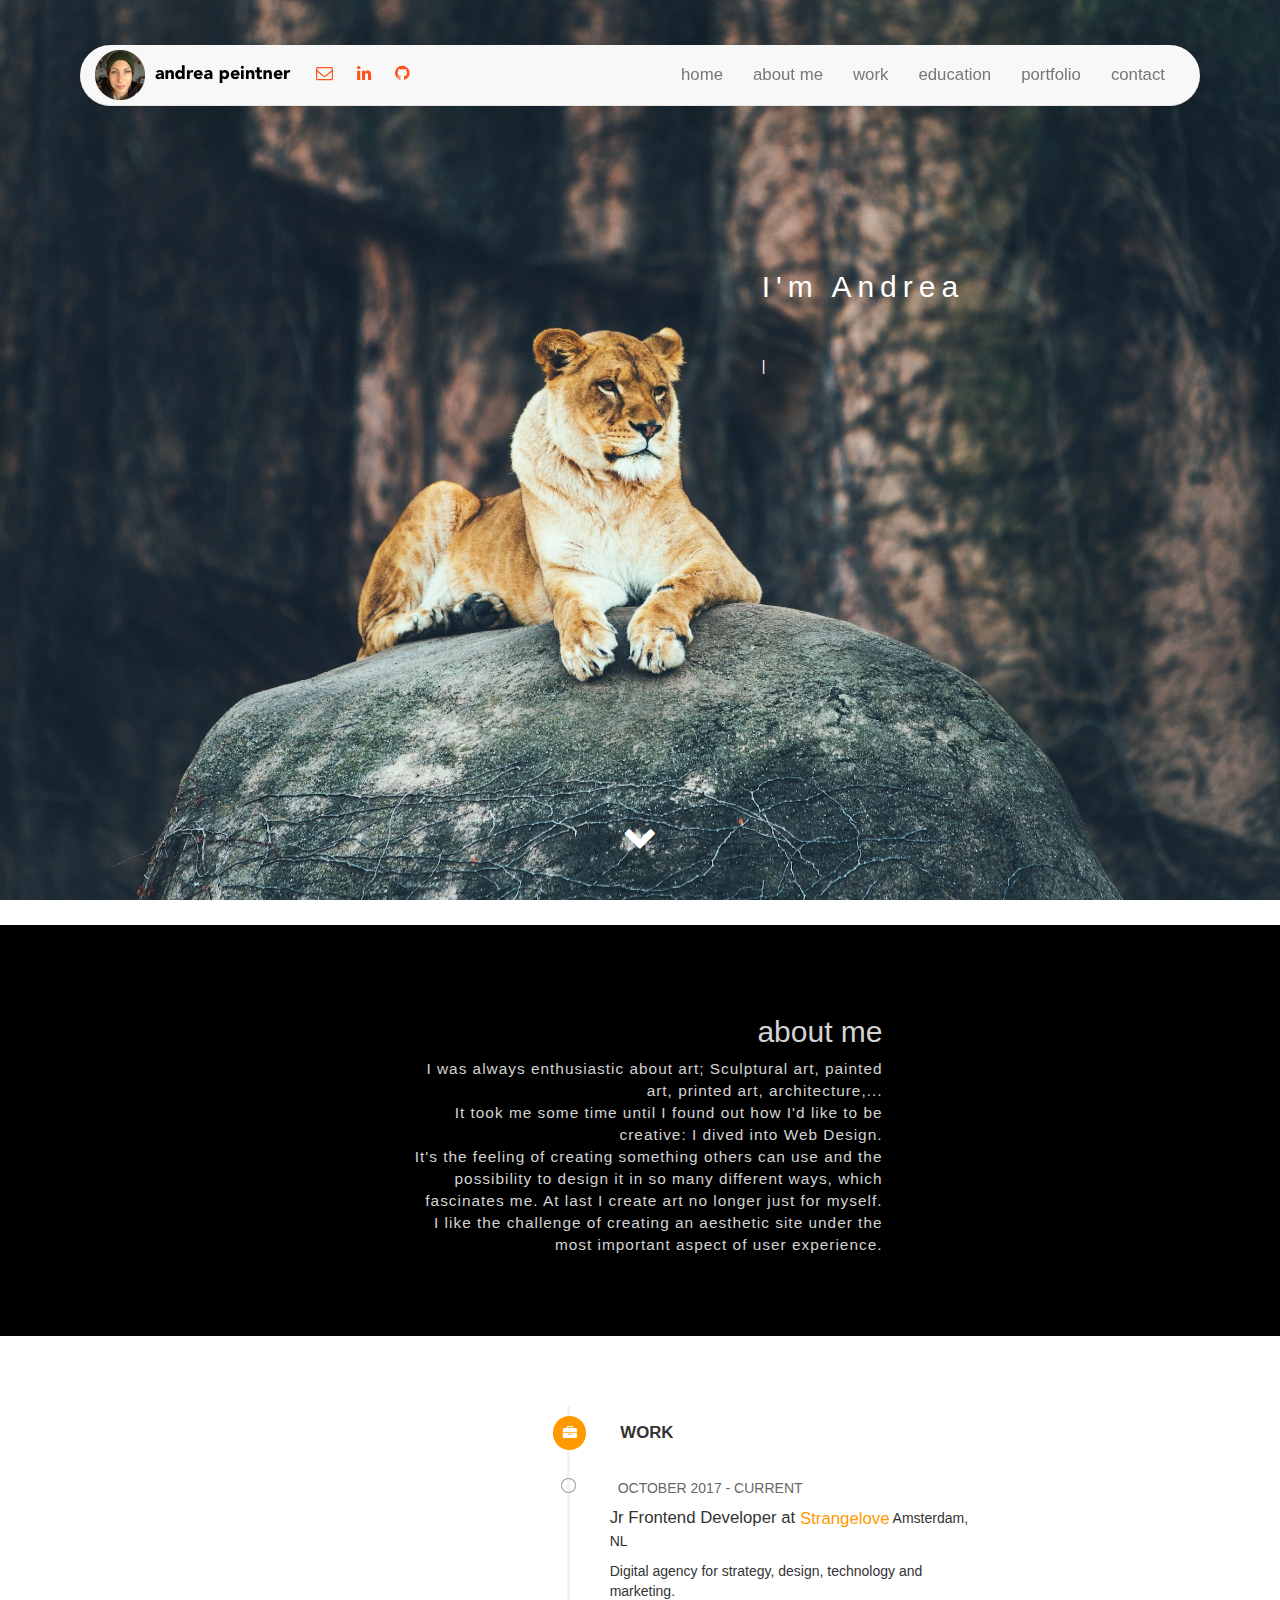
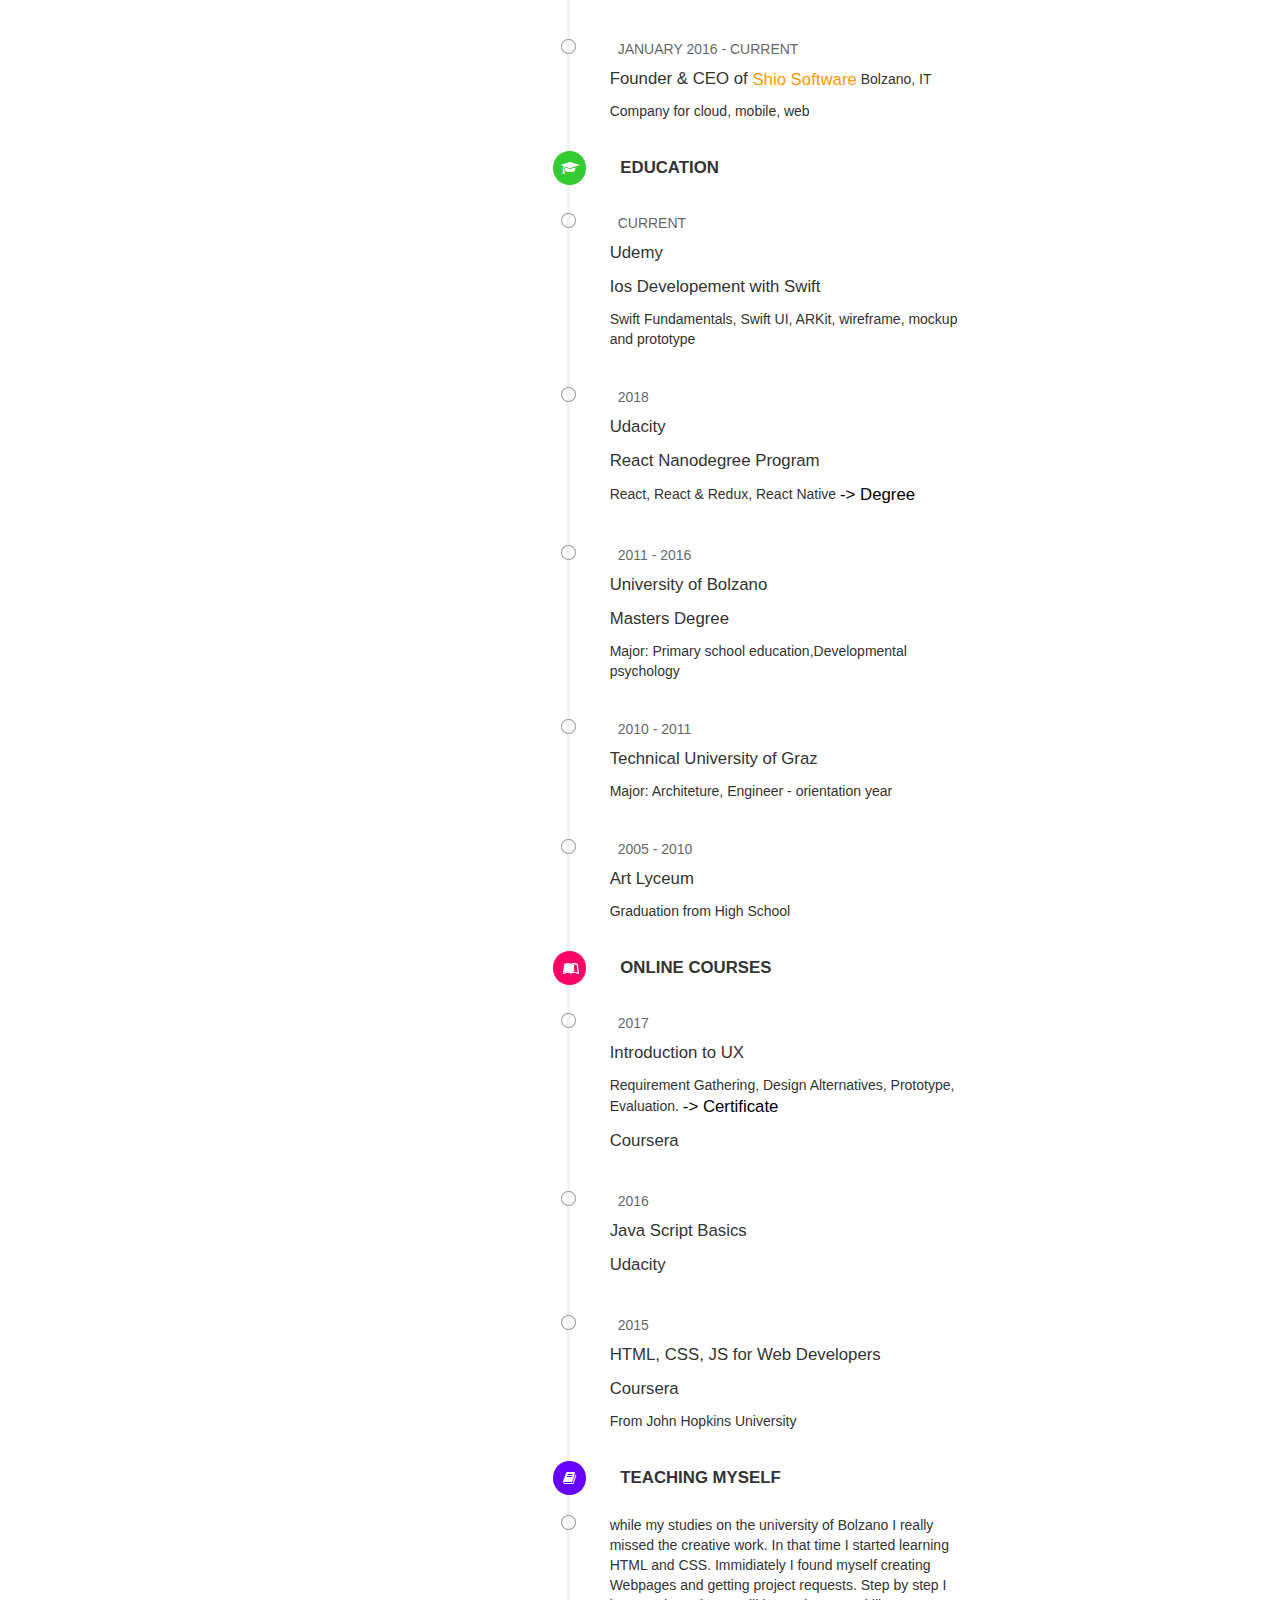
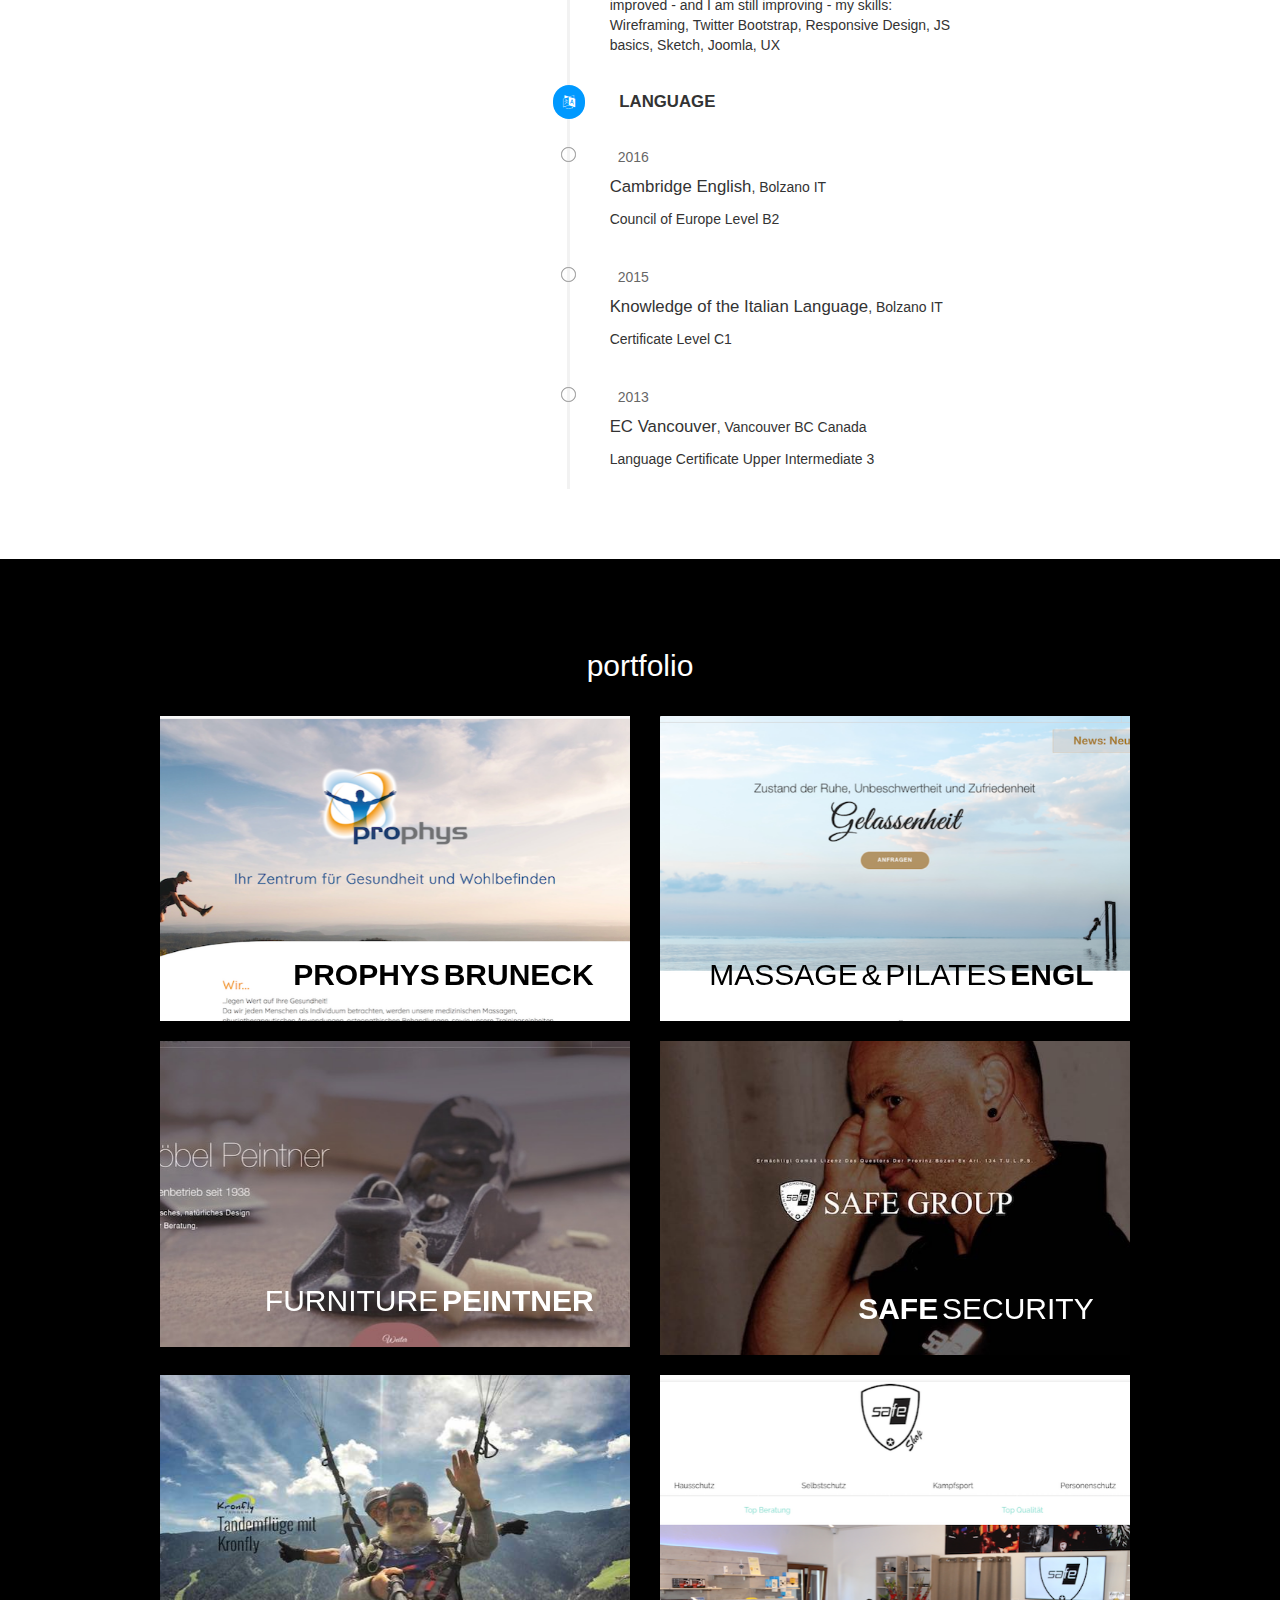
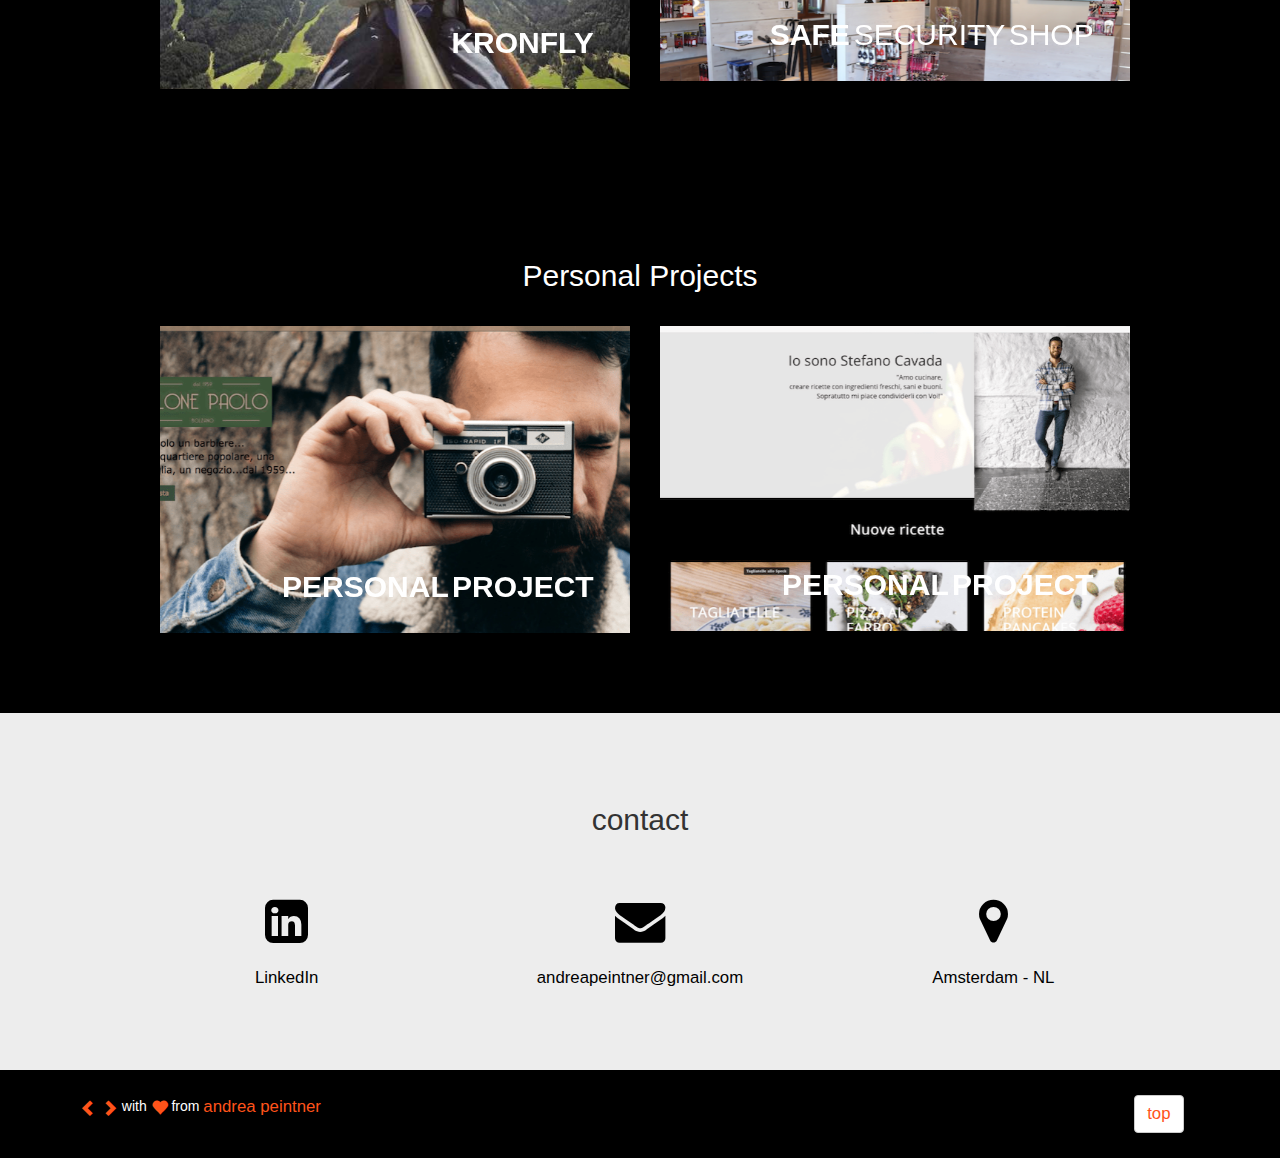
<file: index.html>
<!DOCTYPE html>
    <html lang="en">
    <head>
      <meta charset="utf-8">
      <meta name="viewport" content="width=device-width, initial-scale=1, shrink-to-fit=no">
      <meta name="keywords" content="portfolio, web design">
      <title>andrea peintner</title>
      <!-- Bootstrap -->
      <link href="css/bootstrap.min.css" rel="stylesheet">
      <!-- Css to customize -->
      <link rel="stylesheet" href="css/master.css" media="screen" title="no title">
      <link rel="stylesheet" href="css/font-awesome.min.css">
    </head>
    <body class="bgimg">
    <!-- Preload -->
      <div id="preloader" style="display: none;">
        <div class="spinner"></div>
      </div>
    <!-- Preload ends -->
      <div id="navigation" class="container-fluid">
      <div class="row">
        <nav class="navbar nav-radius navbar-default navbar-fixed-top">
          <div class="navbar-header">
            <button type="button" class="navbar-toggle collapsed" data-toggle="collapse" data-target="#responsive_nav" aria-expanded="false">
              <span class="sr-only">Toggle navigation</span>
              <span class="icon-bar"></span>
              <span class="icon-bar"></span>
              <span class="icon-bar"></span>
            </button>
            <span>
            <a class="navbar-brand" href="#first_page"><img src="images/andrea.png" alt="andrea" /></a>
            <a href="mailto:andreapeintner@gmail.com" class="hidden-xs"><i class="fa fa-envelope-o" aria-hidden="true"></i></a>
            <a href="https://www.linkedin.com/in/andrea-peintner/" class="hidden-xs"><i class="fa fa-linkedin" aria-hidden="true"></i></a>
            <a href="https://github.com/apeintner" class="hidden-xs"><i class="fa fa-github" aria-hidden="true"></i></a>
            </span>
          </div>
          <div class="collapse navbar-collapse" id="responsive_nav">
            
            <ul class="nav navbar-nav navbar-right">
              <li><a onclick="go_to('#first_page')">home</a></li>
              <li><a onclick="go_to('#aboutMe')">about me</a></li>
              <li><a onclick="go_to('#work')">work</a></li>
              <li><a onclick="go_to('#education')">education</a></li>
              <li><a onclick="go_to('#portfolio')">portfolio</a></li>
              <li><a onclick="go_to('#contact')">contact</a></li>
            </ul>
          </div>
        </nav>
        </div>
      </div>
      <section id="first_page" class="main">
        <div id="more" class="hidden-xs col-md-offset-7 col-md-5 text-xs-center"> 
          <h2 class="center-block text-xs-center">
            I'm Andrea
          <br>
          </h2>
          <span class="element display-2"></span>
        </div>
        <div id="more_sm" class="visible-xs col-xs-12 o-7">
          <div class="highlight">
            <h2 class="center-block text-xs-center">
              I'm Andrea
            <br>
            </h2>
            <span class="element display-2"></span>
          </div>       
        </div>
        
        <!-- <span class="center-block"><i class="fa fa-chevron-down fa-2x" aria-hidden="true"></i></span> -->
        
      </section>
      <section id="arrow">
      <div class="container">
        <div class="text-center">
          <a onclick="go_to('#aboutMe')">
            <i class="fa fa-chevron-down fa-2x"></i>
          </a>
        </div>
        </div>
      </section>
      <section id="aboutMe">
        <div class="container">
          <div class="col-md-offset-3 col-md-6">
            <h2>about me</h2>
            <p>
              I was always enthusiastic about art; Sculptural art, painted art, printed art, architecture,... <br> It took me some
              time until I found out how I'd like to be creative: I dived into Web Design. <br>It's the feeling of creating something others can use and the possibility to design it in so many different ways, which fascinates me. At last I create art no longer just for myself. <br>I like the challenge of creating an aesthetic site under the most important aspect of user experience. 
            </p>
          </div>
        </div>
      </section>
      <section id="timeline">
        <div class="container">
          <div class="row">
            <div class="col-md-offset-5 col-md-5">
              <ul id="work">
                <p class="title">
                  <i class="fa fa-briefcase" aria-hidden="true"></i>
                  work
                </p>
                <li>
                  <span class="note">October 2017 - current</span>
                  <p>
                    <strong>Jr Frontend Developer at <a href="https://strangelove.nl">Strangelove</a></strong> Amsterdam, NL
                  </p>
                  <p class="description">Digital agency for strategy, design, technology and marketing.</p>
                </li>
                <li>
                  <span class="note">January 2016 - current</span>
                  <p>
                    <strong>Founder & CEO of <a href="https://www.shio-software.com">Shio Software</a></strong> Bolzano, IT
                  </p>
                  <p class="description">Company for cloud, mobile, web</p>
                </li>
              </ul>
              <ul id="education">
                <p class="title" >
                  <i class="fa fa-graduation-cap" aria-hidden="true"></i>
                  education
                </p>
                <li>
                  <span class="note">current</span>
                  <p>
                    <strong>Udemy</strong>
                  </p>
                  <p>
                    <strong>Ios Developement with Swift</strong>
                  </p>
                  <p class="description">Swift Fundamentals, Swift UI, ARKit, wireframe, mockup and prototype
                  </p>
                </li>
                <li>
                  <span class="note">2018</span>
                  <p>
                    <strong>Udacity</strong>
                  </p>
                  <p>
                    <strong>React Nanodegree Program</strong>
                  </p>
                  <p class="description">React, React & Redux, React Native
                    <a href="https://confirm.udacity.com/PUSKDGGK">
                      -> Degree
                    </a>
                  </p>
                </li>
                <li>
                  <span class="note">2011 - 2016</span>
                  <p>
                    <strong>University of Bolzano</strong>
                  </p>
                  <p>
                    <strong>Masters Degree</strong>
                  </p>
                  <p class="description">Major: Primary school education,Developmental psychology</p>
                </li>
                <li>
                  <span class="note">2010 - 2011</span>
                  <p>
                    <strong>Technical University of Graz</strong>
                  </p>
                  <p class="description">Major: Architeture, Engineer - orientation year</p>
                </li>
                <li>
                  <span class="note">2005 - 2010</span>
                  <p>
                    <strong>Art Lyceum</strong>
                  </p>
                  <p class="description">Graduation from High School</p>
                </li>
              </ul>
              <ul id="online">
                <p class="title">
                  <i class="fa fa-leanpub" aria-hidden="true"></i>
                  online courses
                </p>
                <li>
                  <span class="note">2017</span>
                  <p>
                    <strong>Introduction to UX</strong>
                  </p>
                  <p class="description">Requirement Gathering, Design Alternatives, Prototype, Evaluation.
                    <a href="https://www.coursera.org/account/accomplishments/certificate/Z76KVU5MQ4RM">
                      -> Certificate
                    </a>
                  </p>
                  <p>
                    <strong>Coursera</strong>
                  </p>
                </li>
                <li>
                  <span class="note">2016</span>
                  <p>
                    <strong>Java Script Basics</strong>
                  </p>
                  <p>
                    <strong>Udacity</strong>
                  </p>
                </li>
                <li>
                  <span class="note">2015</span>
                  <p>
                    <strong>HTML, CSS, JS for Web Developers</strong>
                  </p>
                  <p>
                    <strong>Coursera</strong>
                  </p>
                  <p class="description">From John Hopkins University</p>
                </li>
              </ul>
              <ul id="teaching_myself">
                <p class="title">
                  <i class="fa fa-book" aria-hidden="true"></i>
                  teaching myself
                </p>
                <li>
                  <p class="description">while my studies on the university of Bolzano I really missed the creative work. In that time I started learning HTML and CSS. Immidiately I found myself creating Webpages and getting project requests. 
                    Step by step I improved - and I am still improving - my skills: <br>
                    Wireframing, Twitter Bootstrap, Responsive Design, JS basics, Sketch, Joomla, UX
                  </p>
                </li>
              </ul>
              <ul id="language_education">
                <p class="title">
                  <i class="fa fa-language" aria-hidden="true"></i>
                  language
                </p>
                <li>
                  <span class="note">2016</span>
                  <p>
                    <strong>Cambridge English</strong>, Bolzano IT
                  </p>
                  <p class="description">Council of Europe Level B2</p>
                </li>
                <li>
                  <span class="note">2015</span>
                  <p>
                    <strong>Knowledge of the Italian Language</strong>, Bolzano IT
                  </p>
                  <p class="description">Certificate Level C1</p>
                </li>
                <li>
                  <span class="note">2013</span>
                  <p>
                    <strong>EC Vancouver</strong>, Vancouver BC Canada 
                  </p>
                  <p class="description">Language Certificate Upper Intermediate 3</p>
                </li>
              </ul>
            </div>
          </div>
        </div>
      </section>
      <section id="portfolio">
        <div class="container">
          <h2 class="text-center">portfolio</h2>
            <div class="grid">
              <div class="col-xs-12 col-md-6">
                <figure class="effect-milo">
                  <img class="img-responsive" src="images/prophys.com.png">
                  <figcaption>
                    <h2 style="color: black"><span>Prophys Bruneck</span></h2>
                    <p>physio-<br>therapy, personal training, massage, osteopathy</p>
                    <a target="_blank" href="http://prophys-bruneck.com/">View more</a>
                  </figcaption>     
                </figure>
              </div>  
              <div class="col-xs-12 col-md-6">
                <figure class="effect-milo">
                  <img class="img-responsive" src="images/birgitengl.com.png">
                  <figcaption>
                    <h2 style="color: black">Massage & Pilates<span> Engl</span></h2>
                    <p>massage & pilates center from Birgit Engl</p>
                    <a target="_blank" href="http://www.birgitengl.com">View more</a>
                  </figcaption>     
                </figure>
              </div>
              <div class="col-xs-12 col-md-6">        
                <figure class="effect-milo">
                  <img class="img-responsive" src="images/peintner.info.jpg">
                  <figcaption>
                    <h2>Furniture <span> Peintner</span></span></h2>
                    <p>Furniture, .... from Stefan Peintner</p>
                    <a target="_blank" href="http://www.peintner.info">View more</a>
                  </figcaption>     
                </figure>
              </div>
              <div class="col-xs-12 col-md-6">
                <figure class="effect-milo">
                  <img class="img-responsive" src="images/safe.bz.it.jpg">
                  <figcaption>
                    <h2><span>Safe</span> Security</h2>
                    <p>Security from Walter Peintner</p>
                    <a target="_blank" href="http://www.safe.bz.it">View more</a>
                  </figcaption>     
                </figure>  
              </div>
               <div class="col-xs-12 col-md-6">      
                <figure class="effect-milo">
                  <img class="img-responsive" src="images/kronfly.it.jpg">
                  <figcaption>
                    <h2><span>Kronfly</span></h2>
                    <p>Tandem flights in South Tyrol</p>
                    <a target="_blank" href="http://www.kronfly.it">View more</a>
                  </figcaption>     
                </figure>
              </div>
              <div class="col-xs-12 col-md-6">
                <figure class="effect-milo">
                  <img class="img-responsive" src="images/shop.safe.bz.it.png">
                  <figcaption>
                    <h2><span>Safe</span> Security Shop</h2>
                    <p>Products for your Safety</p>
                    <a target="_blank" href="http://www.safe.bz.it/shop/de/index.html">View more</a>
                  </figcaption>     
                </figure>        
              </div> 
            </div>  
        </div>
        <div id="pers_proj" class="container">
          <h2 class="text-center">Personal Projects</h2>
          <div class="grid">
              <div class="col-xs-12 col-md-6">
                <figure class="effect-milo" data-toggle="modal" data-target=".bs-salone-modal-lg">
                  <img class="img-responsive" src="images/SalonePaolo.png">
                  <figcaption>
                    <h2 ><span>Personal Project</span></h2>
                    <a target="_blank" href="http://shio-software.com/persProj/persProj01/">View more</a>
                  </figcaption>     
                </figure>
              </div>
              <div class="col-xs-12 col-md-6">
                <figure class="effect-milo" data-toggle="modal" data-target=".bs-stefano-modal-lg">
                  <img class="img-responsive" src="images/stefano.png">
                  <figcaption>
                    <h2 ><span>Personal Project</span></h2>
                    <a target="_blank" href="http://shio-software.com/persProj/persProj02/">View more</a>
                  </figcaption>     
                </figure>
              </div>
        </div>  
      </section>
      <section id="contact">
        <div class="container">
          <h2 class="text-center">contact </h2>
          <div class="row">
            <div class="col-md-4 text-center">
              <a href="https://www.linkedin.com/in/andrea-peintner/"><i class="fa fa-linkedin-square fa-3x" aria-hidden="true"></i>
              <p class="text-center">LinkedIn</p></a>
            </div>
            <div class="col-md-4 text-center">
              <a href="mailto:andreapeintner@gmail.com"><i class="fa fa-envelope fa-3x" aria-hidden="true"></i>
              <p class="text-center">andreapeintner@gmail.com</p></a>
            </div>
            <div class="col-md-4 text-center">
              <a target="_blank" href="https://www.google.it/maps/place/39100+Bolzano,+Province+of+Bolzano+-+South+Tyrol/@46.4892313,11.3121383,13z/data=!3m1!4b1!4m5!3m4!1s0x47829c2b419e7049:0x652b694f348b432a!8m2!3d46.4982953!4d11.3547582"><i class="fa fa-map-marker fa-3x" aria-hidden="true"></i>
              <p class="text-center">Amsterdam - NL</p></a>
            </div>
          </div>
        </div>
      </section>
      <footer>
        <div class="container">
          <div class="row">
            <div id="shio" class="col-xs-9 col-sm-6">
              <span class="glyphicon glyphicon-chevron-left" aria-hidden="true"></span>
              <span class="glyphicon glyphicon-chevron-right" aria-hidden="true"></span>
              with
              <span class="glyphicon glyphicon-heart" aria-hidden="true"></span>
              from
              <a href="#">andrea peintner</a>
            </div>
            <div class="col-sm-1">
            </div>
            <div class="col-xs-2 col-sm-offset-4 col-sm-1">
              <button class="btn btn-default" type="submit"><a href="#first_page">top</a></button>
              <br>
            </div>
          </div>
        </div>
      </footer>
      <!-- jQuery (necessary for Bootstrap's JavaScript plugins) -->
      <script src="https://ajax.googleapis.com/ajax/libs/jquery/1.12.4/jquery.min.js"></script>
      <!-- Include all compiled plugins (below), or include individual files as needed -->
      <script src="js/bootstrap.min.js"></script>
      <script src="js/typed.js"></script>
      <script src="js/script.js"></script>
    </body>
    </html>
</file>
<file: css/master.css>
html,
body,
.main {
    height: 100%;
}
.container {
  padding: 70px;
}


@media (max-width: 450px) and (orientation: portrait) {
	body.bgimg {
		background: url("../images/lion_sm.jpg") no-repeat center center fixed;
		/*max-width: 100%;
	    height: auto;
	    display: block;*/
	}
}
@media (min-width: 737px) and (orientation: landscape) {
	body.bgimg {
		background: url("../images/lion_sm_sq.jpg") no-repeat center center fixed;
		/*max-width: 100%;
	    height: auto;
	    display: block;*/
	}
}
@media (min-width: 451px) and (orientation: portrait) {
	body.bgimg {
		background: url("../images/lion_md.jpg") no-repeat center center fixed;
	}
}
@media (max-height: 415px) and (orientation: landscape) {
	body.bgimg {
		background: url("../images/lion_sm_landscape.jpg") no-repeat center center fixed;
	}
}
/*@media (min-height: 767px) and (max-height: 1025px) {
	body.bgimg {
		background: url("../images/lion_md.jpg") no-repeat;
	}
}
@media (min-height: 416px) and (max-height: 770px) {
	body.bgimg {
		background: url("../images/lion_md_sq.jpg") no-repeat;
	}
}*/
@media (min-width: 738px) and (orientation: landscape) {
	body.bgimg {
		background: url("../images/lion_md_sq.jpg") no-repeat center center fixed;
	}
}
@media (min-width: 1025px) {
	body.bgimg {
	background: url("../images/lion.jpg") no-repeat center center fixed;
    background-size: cover;
   /* max-width: 100%;
    height: auto;
    display: block;*/
}
}
a {
	cursor: pointer;
	color: black;
}
a:hover {
	color: #666666;
}
.o-7 {
	opacity: 0.7;
}
#more {
  position: relative;
  padding-top: 250px;
  letter-spacing: 6px;
  color: white; 
}
#more_sm {
  position: relative;
  padding-top: 300px;
  /*letter-spacing: 1px;*/
  color: white; 
}
#more_sm .display-2 {
	font-size: 2.5em;
	font-weight: 100;
}
#more_sm .highlight {
	background-color: #4d4d4d;
    border-radius: 25px;
    padding-left: 10px;
}
.display-2 {
  font-size: 5.5rem;
  font-weight: 300; 
}
@media (min-width: 767px) and (max-width: 990px) {
	#more {
		padding: 250px 150px 10px 150px;
	}
}
@media (min-height: 500) and (max-height: 665px){
	#more_sm {
		padding-top: 200px;
	}
}
@media (max-height: 490px) {
	#more_sm {
		padding-top: 130px;
	}
	
}
/*PRELOADER*/
.spinner:before {
	content: '';
	box-sizing: border-box;
	position: absolute;
	top: 50%;
	left: 50%;
	width: 30px;
	height: 30px;
	margin-top: -15px;
	margin-left: -15px;
	border-radius: 50%;
	border: 1px solid #ccc;
	animation: spinner .6s linear infinite
}
/*NAVBAR*/
#navigation nav {
	margin-top: 45px;
}
#navigation .container-fluid {
	margin: 80px;
}
.navbar {
  margin: 80px;
  min-height: 60px;
  border-radius: 50px;
	-webkit-border-radius: 50px;
	-moz-border-radius: 50px;
	box-shadow: 0 0 85px 0 rgba(0, 0, 0, .14);
	-webkit-box-shadow: 0 0 85px 0 rgba(0, 0, 0, .14);
	-moz-box-shadow: 0 0 85px 0 rgba(0, 0, 0, .14)
}
.navbar-brand img {
	margin-top: -10px;
}
.navbar-right {
	margin-right: 20px;
}
.navbar-nav>li>a {
	line-height: 30px;
}
.navbar-header i {
	margin-top: 20px;
	margin-left: 10px;
	margin-right: 10px;
	color: #ff531a
}

@media (max-width: 579px) {
	.navbar {
		margin: 20px;
	}
}
@media	(max-width: 370px) {
	.navbar-brand {
		padding-left: 3px;
	}
}
section#arrow {
	margin-top: -150px;
}
.fa-chevron-down {
	color: #fff;
}
/*ABOUT ME*/
#aboutMe {
	background-color: black;
	color: lightgrey;
}
#aboutMe p {
	font-size: 1.1em;
	letter-spacing: 1px;
	/*line-height: 15*/
}
#aboutMe h2 {
	text-align: right;
}
#aboutMe p {
	text-align: right;
}
#aboutMe h3 {
	text-align: right;
}

@media (max-width: 800px) {
	#aboutMe .container {
		padding: 50px;
	}
}
.title {
	list-style-image: url('../images/times.png') !important;
	font-size: larger;
	font-weight: bold;
	text-transform: uppercase;
	padding-left: 0px !important;
}
.title i {
	position: relative;
    background-color: rgba(0, 0, 0, 0.75);
    max-width: 33px;
    color: #fff;
    left: -30px;
    padding: 10px;
    -webkit-border-radius: 20px;
    -moz-border-radius: 20px;
    border-radius: 20px;
    font-size: smaller;
}
@media (max-width: 374px) {
	p.title {
		font-size: small;	
	}
	.strong {
		font-size: small;
	}
}
#education .title i {
	background-color: #33cc33;
	padding: 10px 8px 10px 8px;
}
#language_education i {
	background-color: #0099ff;
}
#teaching_myself i {
	background-color: #6600ff;
}
#online i {
	background-color: #ff0066;
}
#work i {
	background-color: #ff9900;
}
#work a {
	font-size: 1em;
	color: #ff9900;
}
#timeline {
	background-color: white;
}
#timeline ul {
	padding: 10px 0 0 13px;
	margin: 0;
	border-left: 3px solid rgba(0, 0, 0, 0.05);
}
#timeline ul li {
	list-style-image: url('../images/circle.png');
	padding: 10px 0 10px 27px;
	-webkit-transition: all .3s ease;
	-moz-transition: all .3s ease;
	transition: all .3s ease;
}
ul .note {
	display: inline-block;
	margin: 8px;
	opacity: .75;
	text-transform: uppercase;
}
#timeline ul,li,p {
	/*padding-left: 8px;*/
}
strong {
	font-size: larger;
	font-weight: normal;
}
#timeline ul.description {
	opacity: .75;
}
#timeline li:hover {
	list-style-image: url('../images/circle_aktive.png');
	padding-left: 40px !important;
}
.title 
/*EDUCATION*/
#education a {
	font-size: 0.9em;
	color: #ff531a
}
#education .container {
	/*padding: 0px;*/
}
div#school {
	/*background-color: white;*/
  	background: rgba(0, 0, 0, .7);
  	color: lightgrey;
	/*border-radius: 15px;*/
	/*box-shadow: 2px 2px 2px black;*/
	/*margin-right: 10px;*/
	padding-bottom: 10px;
	text-align: right;
}
div#teach_myself {
	background-color: white;
  	background: rgba(230, 230, 230, .9);
	border-radius: 15px;
	box-shadow: 2px 2px 2px black;
	margin-right: 10px;
}
#teach_myself p {
	/*text-align: left;*/
}
div#online_courses {
	background-color: white;
  	background: rgba(230, 230, 230, .9);
	border-radius: 15px;
	box-shadow: 2px 2px 2px black;
	

}

/*PORTFOLIO*/
#portfolio {
	background-color: black;
	color: white;
}
.grid {
	position: relative;
	clear: both;
	margin: 0 auto;
	padding: 1em 0 4em;
	max-width: 1000px;
	list-style: none;
	text-align: center;
}

.grid figure {
	position: relative;
	float: left;
	overflow: hidden;
	margin: 10px 1%;
	/*min-width: 320px;*/
	max-width: 480px;
	max-height: 360px;
	width: 100%;
	height: auto;
	background: #3085a3;
	text-align: center;
	cursor: pointer;
}
.grid figure img {
	position: relative;
	display: block;
	/*min-height: 100%;*/
	max-width: 100%;
	height: auto;
	opacity: 0.8;
}
.grid figure figcaption {
	padding: 2em;
	color: #fff;
	text-transform: uppercase;
	font-size: 1.25em;
	-webkit-backface-visibility: hidden;
	backface-visibility: hidden;
}
.grid figure figcaption::before,
.grid figure figcaption::after {
	pointer-events: none;
}
.grid figure figcaption,
.grid figure figcaption > a {
	position: absolute;
	top: 0;
	left: 0;
	width: 100%;
	height: 100%;
}

.grid figure figcaption > a {
	z-index: 1000;
	text-indent: 200%;
	white-space: nowrap;
	font-size: 0;
	opacity: 0;
}
.grid figure h2 {
	word-spacing: -0.15em;
	font-weight: 300;
}
.grid figure h2 span {
	font-weight: 800;
}
.grid figure h2,
.grid figure p {
	margin: 0;
}
.grid figure p {
	letter-spacing: 1px;
	font-size: 68.5%;
}
figure.effect-milo {
	background: #404040;
}
figure.effect-milo img {
	max-width: none;
	width: -webkit-calc(100% + 60px);
	width: calc(100% + 60px);
	opacity: 1;
	-webkit-transition: opacity 0.35s, -webkit-transform 0.35s;
	transition: opacity 0.35s, transform 0.35s;
	-webkit-transform: translate3d(-30px,0,0) scale(1.12);
	transform: translate3d(-30px,0,0) scale(1.12);
	-webkit-backface-visibility: hidden;
	backface-visibility: hidden;
}
figure.effect-milo:hover img {
	opacity: 0.5;
	-webkit-transform: translate3d(0,0,0) scale(1);
	transform: translate3d(0,0,0) scale(1);
}
figure.effect-milo h2 {
	position: absolute;
	right: 0;
	bottom: 0;
	padding: 1em 1.2em;
}
figure.effect-milo p {
	padding: 0 10px 0 0;
	width: 50%;
	border-right: 1px solid #fff;
	text-align: right;
	opacity: 0;
	-webkit-transition: opacity 0.35s, -webkit-transform 0.35s;
	transition: opacity 0.35s, transform 0.35s;
	-webkit-transform: translate3d(-40px,0,0);
	transform: translate3d(-40px,0,0);
}
figure.effect-milo:hover p {
	opacity: 1;
	-webkit-transform: translate3d(0,0,0);
	transform: translate3d(0,0,0);
}
@media (max-width: 800px) {
	#portfolio .effect-milo h2 {
		font-size: 0.8em;
	}
}
@media (max-width: 800px) {
	#portfolio .container {
		padding: 30px;
	}
}
/*CONTACT*/
#contact h2 {
	margin-bottom: 50px;
}
#contact i {
	padding: 10px;
	/*border: 3px solid white;*/
}
#contact {
	background-color: lightgrey;
  	background: rgba(230, 230, 230, .7);
}
#contact p {
	margin-top: 10px;
}

footer{
  background-color: black;
  color: white;
}
footer .container {
  padding: 25px;
}
#shio button {
	float: right;
}
#shio
span,
a {
  font-size: 1.2em;
  vertical-align: middle;
}
#shio span {
	color: #ff531a;
}
footer a {
	color: #ff531a;
}
#shio a {
	color: #ff531a;
}
</file>
